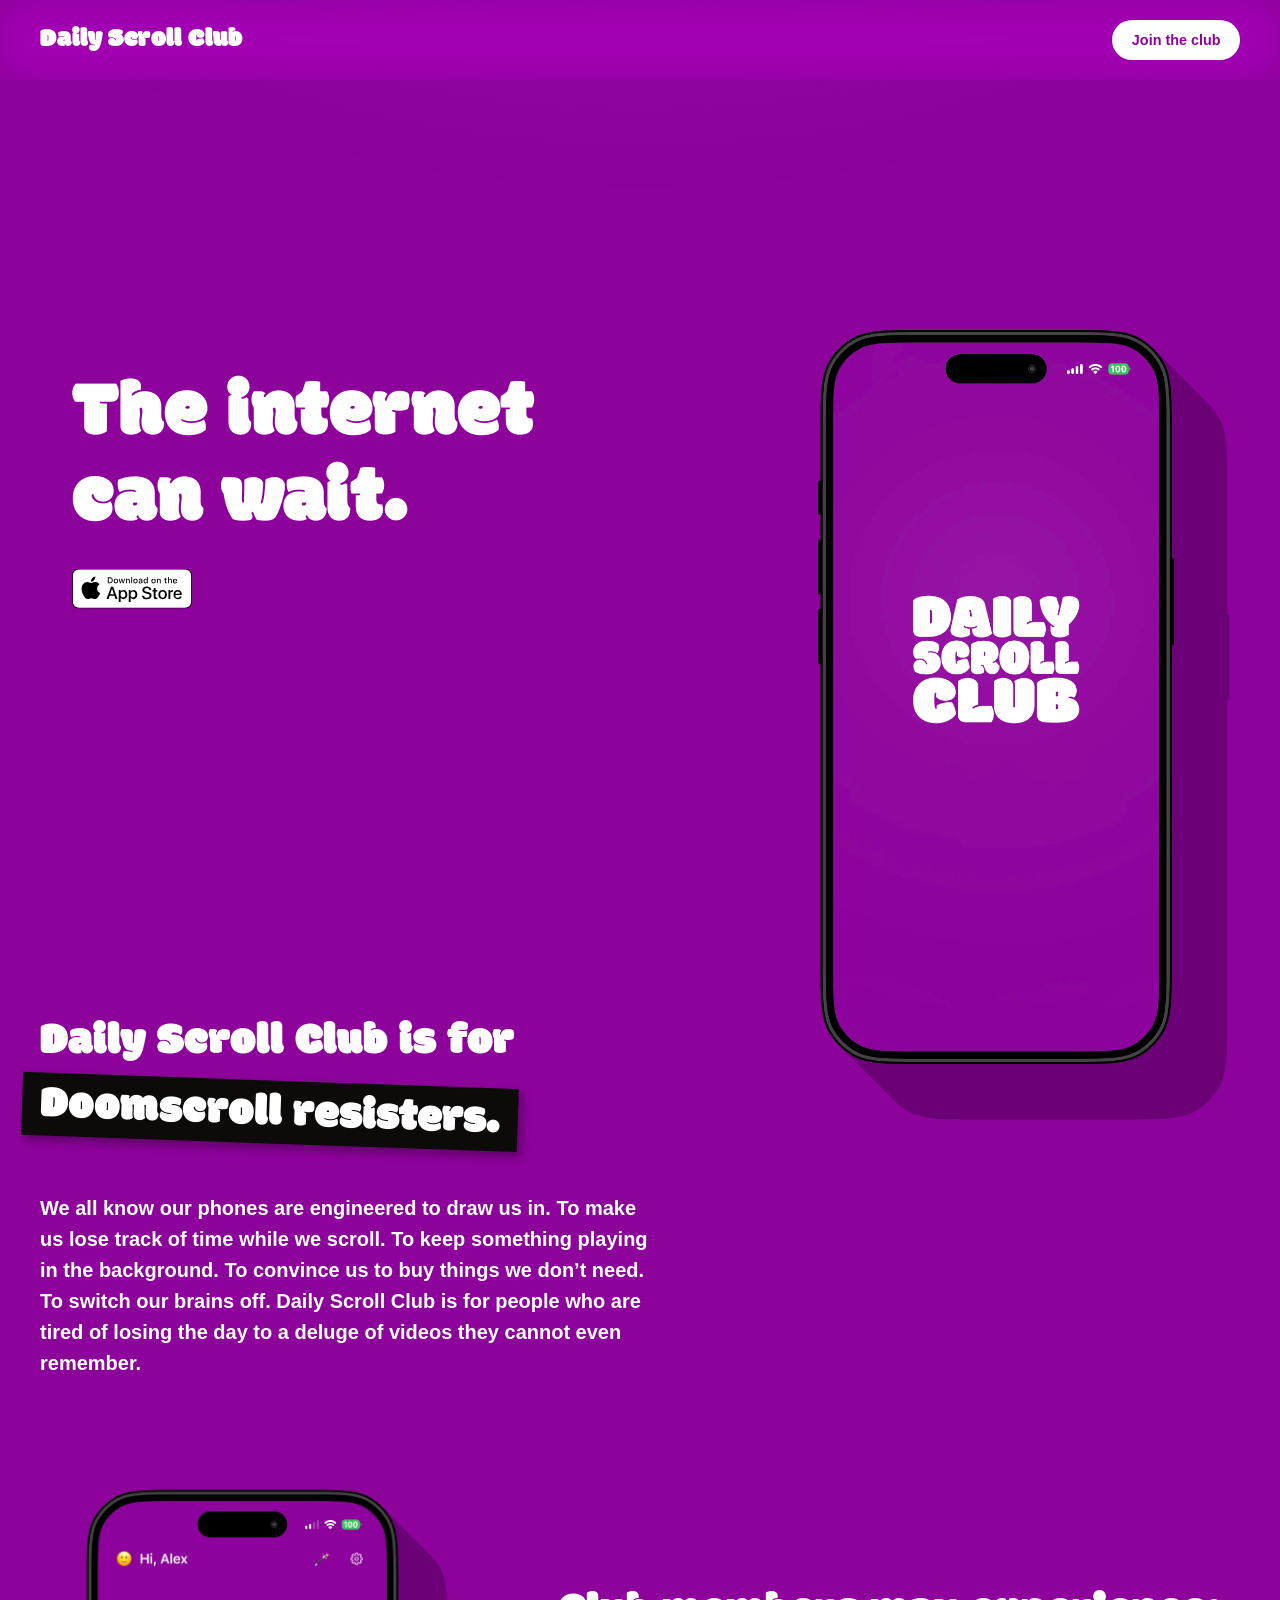
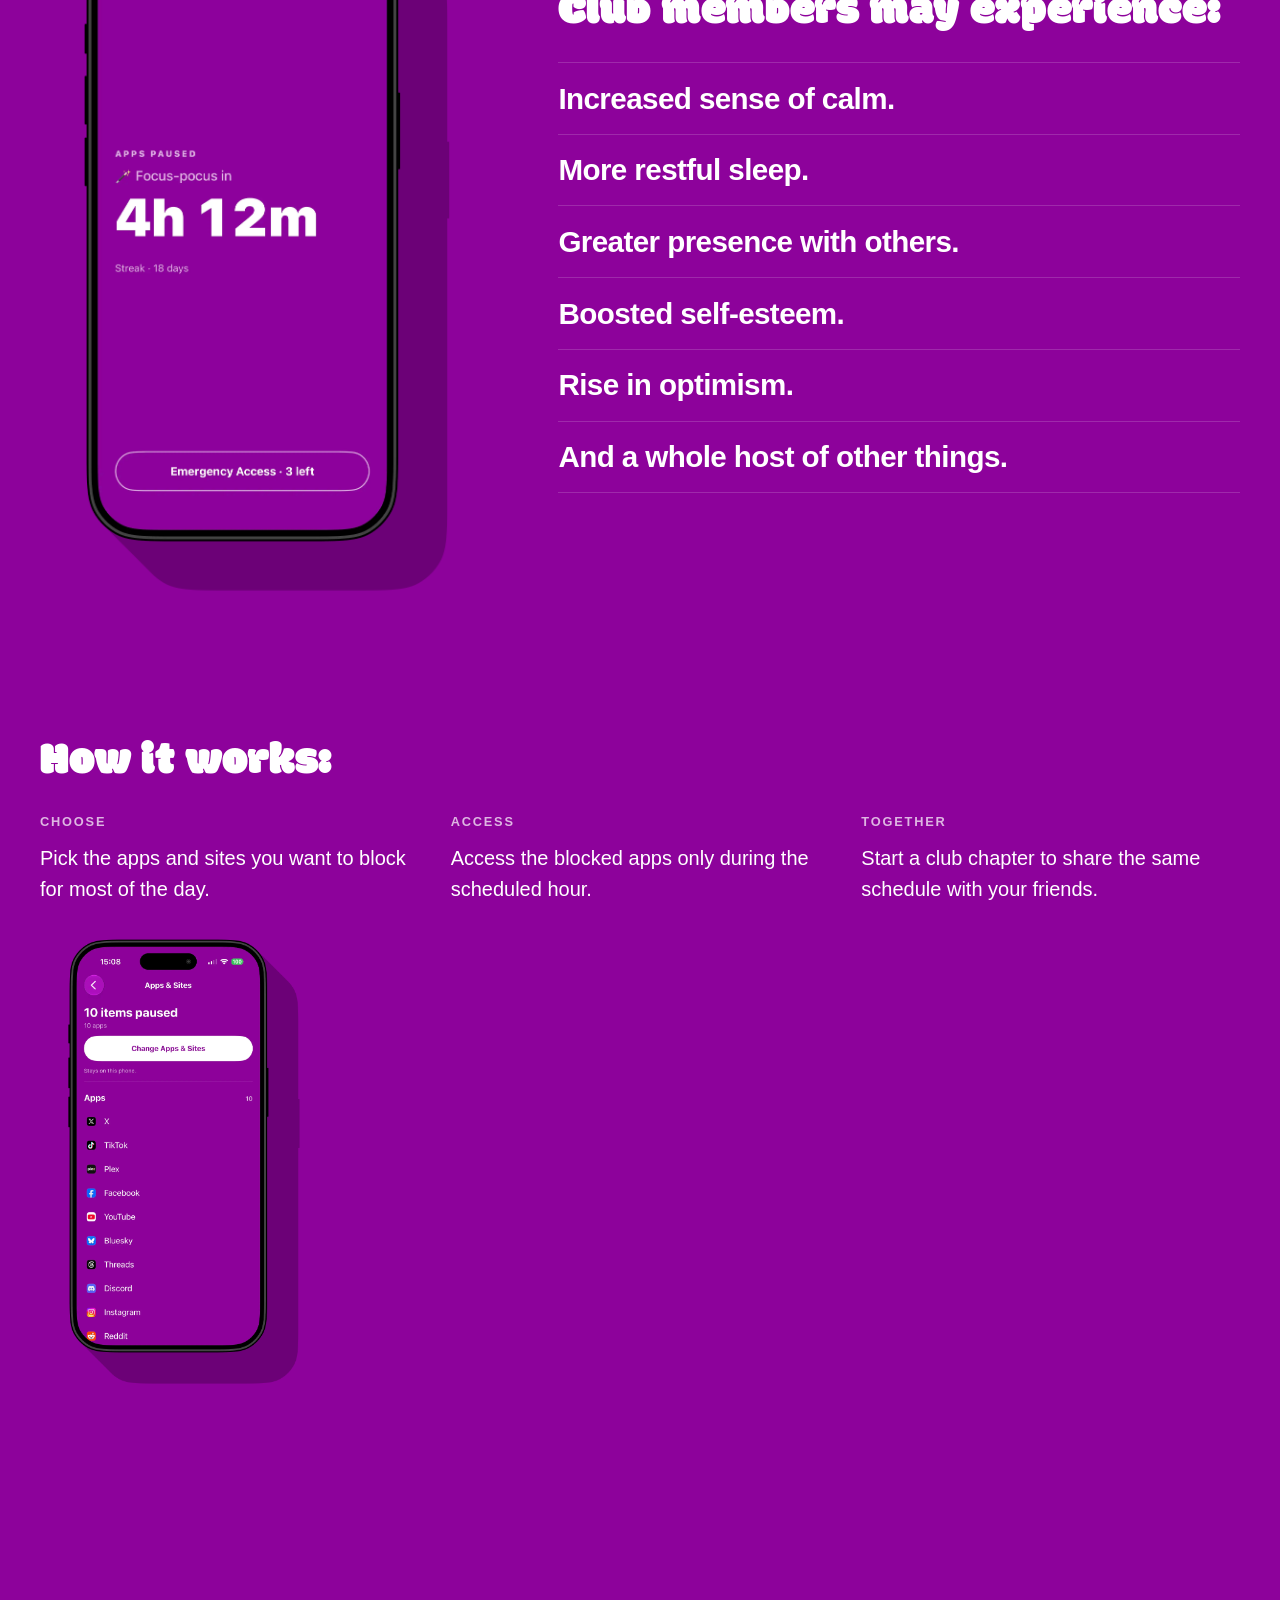
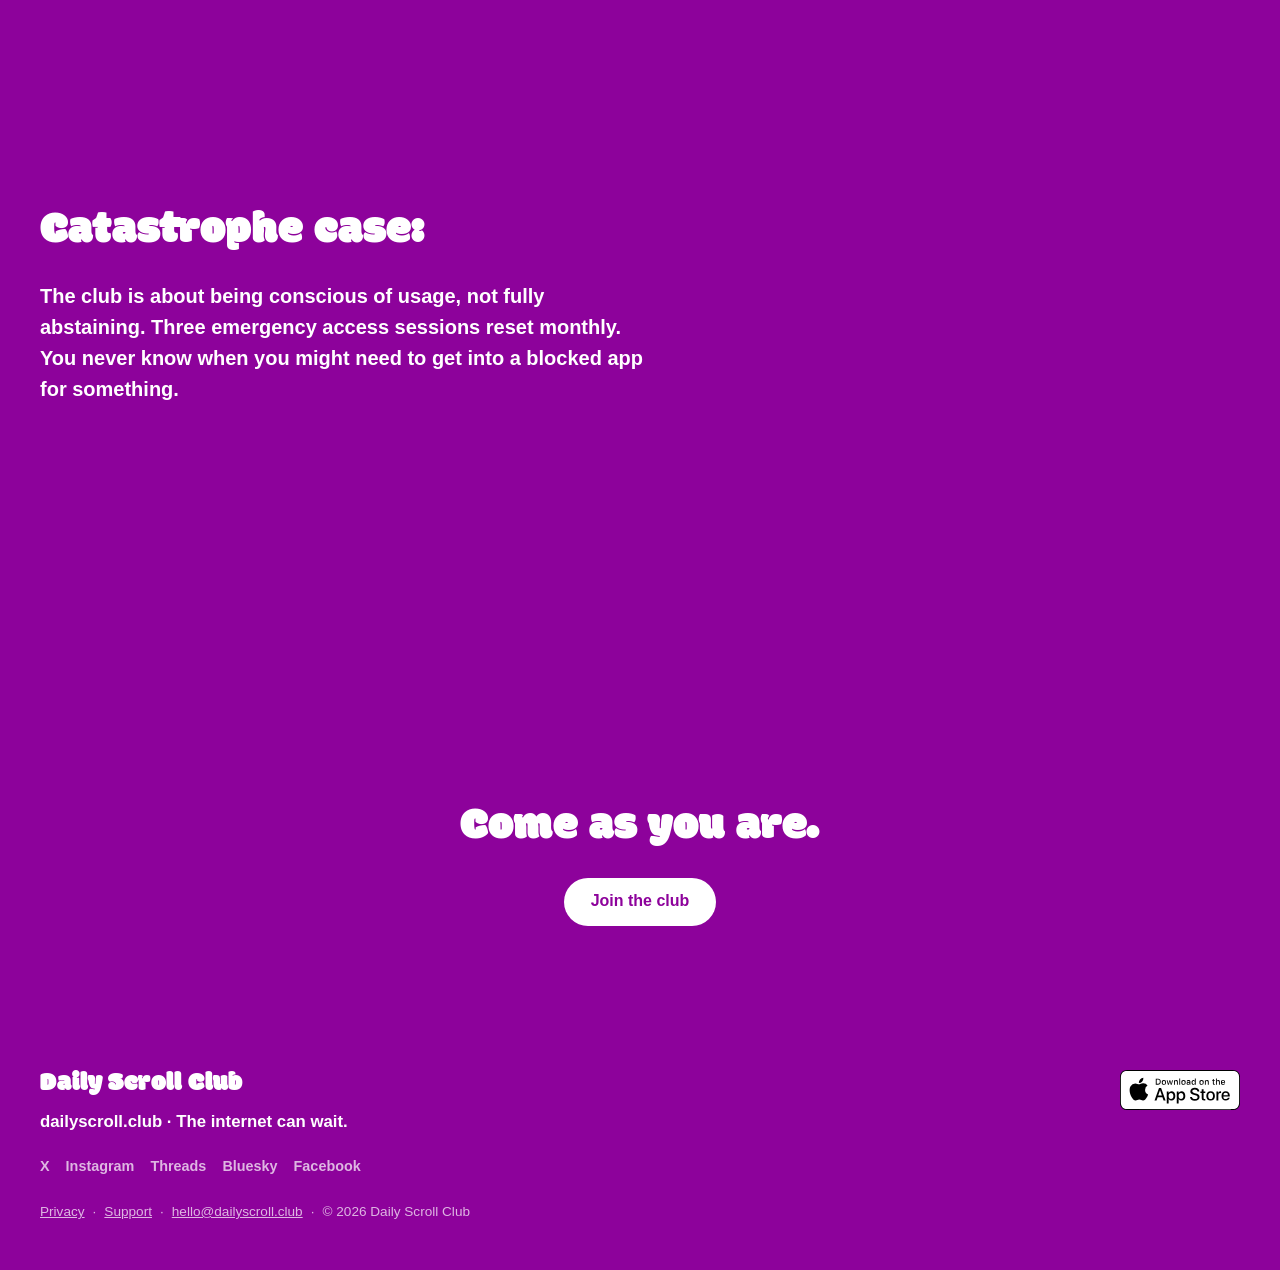
<file: index.html>
<!DOCTYPE html>
<html lang="en">
  <head>
    <meta charset="utf-8" />
    <meta name="viewport" content="width=device-width, initial-scale=1, viewport-fit=cover" />
    <meta name="color-scheme" content="dark" />
    <meta name="theme-color" content="#8D029B" />
    <title>Daily Scroll Club · The internet can wait.</title>
    <meta name="application-name" content="Daily Scroll Club" />
    <meta name="apple-mobile-web-app-title" content="Daily Scroll Club" />
    <meta
      name="description"
      content="Daily Scroll Club is for people who are tired of losing the day to a deluge of videos they cannot even remember."
    />
    <meta property="og:site_name" content="Daily Scroll Club" />
    <meta property="og:title" content="Daily Scroll Club · The internet can wait." />
    <meta
      property="og:description"
      content="Daily Scroll Club is for people who are tired of losing the day to a deluge of videos they cannot even remember."
    />
    <meta property="og:type" content="website" />
    <meta property="og:url" content="https://dailyscroll.club/" />
    <meta property="og:image" content="https://dailyscroll.club/assets/og.png?v=2" />
    <meta property="og:image:width" content="1200" />
    <meta property="og:image:height" content="630" />
    <meta name="twitter:card" content="summary_large_image" />
    <meta name="twitter:title" content="Daily Scroll Club · The internet can wait." />
    <meta
      name="twitter:description"
      content="Daily Scroll Club is for people who are tired of losing the day to a deluge of videos they cannot even remember."
    />
    <meta name="twitter:image" content="https://dailyscroll.club/assets/og.png?v=2" />
    <link rel="preload" href="fonts/Modak-Regular.ttf" as="font" type="font/ttf" crossorigin />
    <link rel="icon" href="assets/favicon-32.png" type="image/png" sizes="32x32" />
    <link rel="apple-touch-icon" href="assets/apple-touch-icon.png" sizes="180x180" />
    <link rel="stylesheet" href="styles.css" />
  </head>
  <body>
    <div class="page-wash" aria-hidden="true"></div>
    <a class="skip-link" href="#main">Skip to content</a>

    <header class="site-header">
      <a class="lockup" href="#top" aria-label="Daily Scroll Club home">
        <span class="lockup__name">Daily Scroll Club</span>
      </a>
      <a class="btn btn--primary btn--compact store-cta" href="https://apps.apple.com/app/id6792401715">
        Join<span class="btn__rest">&nbsp;the club</span>
      </a>
    </header>

    <main id="main">
      <section class="band band--hero" id="top" aria-labelledby="hero-promise">
        <div class="band__inner hero">
          <div class="hero__copy">
            <h1 id="hero-promise" class="hero__promise">
              The internet<br />can wait.
            </h1>
            <div class="cta-group">
              <a
                class="app-store-badge store-cta"
                href="https://apps.apple.com/app/id6792401715"
              >
                <img
                  src="assets/app-store-badge-white.svg"
                  width="120"
                  height="40"
                  alt="Download on the App Store"
                />
              </a>
            </div>
          </div>
          <figure class="hero__shot" aria-hidden="true">
            <img
              src="assets/hero-splash.webp"
              width="1894"
              height="3244"
              alt=""
              fetchpriority="high"
            />
          </figure>
        </div>
      </section>

      <section class="band band--belong" id="club" aria-labelledby="belong-title">
        <div class="band__inner">
          <h2 id="belong-title" class="section__title club-for reveal" data-reveal>
            <span class="club-for__lead">Daily Scroll Club is for</span>
            <span class="visually-hidden">
              Doomscroll resisters, slop refuters, FOMO fighters, conscious
              consumers, digital minimalists, data defenders, time reclaimers,
              and everyone everywhere.
            </span>
            <span class="club-for__viewport" data-club-for aria-hidden="true">
              <span class="club-for__item is-current"><span class="club-for__card">Doomscroll resisters.</span></span>
              <span class="club-for__item"><span class="club-for__card">Slop refuters.</span></span>
              <span class="club-for__item"><span class="club-for__card">FOMO fighters.</span></span>
              <span class="club-for__item"><span class="club-for__card">Conscious consumers.</span></span>
              <span class="club-for__item"><span class="club-for__card">Digital minimalists.</span></span>
              <span class="club-for__item"><span class="club-for__card">Data defenders.</span></span>
              <span class="club-for__item"><span class="club-for__card">Time reclaimers.</span></span>
              <span class="club-for__item"><span class="club-for__card">Everyone everywhere.</span></span>
            </span>
          </h2>
          <p class="section__lead club-for__copy reveal" data-reveal>
            We all know our phones are engineered to draw us in. To make us lose
            track of time while we scroll. To keep something playing in the
            background. To convince us to buy things we don’t need. To switch
            our brains off. Daily Scroll Club is for people who are tired of losing
            the day to a deluge of videos they cannot even remember.
          </p>
          <div class="belong-split">
            <figure class="belong-split__shot">
              <img
                src="assets/locked-state.webp"
                width="1894"
                height="3244"
                alt="Daily Scroll Club home, apps paused."
                loading="lazy"
                decoding="async"
              />
            </figure>
            <div class="belong-split__copy">
              <h3 id="join-reasons-heading" class="section__title">
                Club members may experience:
              </h3>
              <ol class="join-reasons" aria-labelledby="join-reasons-heading">
                <li class="reveal" data-reveal>
                  Increased sense of calm.
                </li>
                <li class="reveal" data-reveal>
                  More restful sleep.
                </li>
                <li class="reveal" data-reveal>
                  Greater presence with others.
                </li>
                <li class="reveal" data-reveal>
                  Boosted self-esteem.
                </li>
                <li class="reveal" data-reveal>
                  Rise in optimism.
                </li>
                <li class="reveal" data-reveal>
                  And a whole host of other things.
                </li>
              </ol>
            </div>
          </div>
        </div>
      </section>

      <section class="band band--how" id="how" aria-labelledby="how-title">
        <div class="band__inner">
          <h2 id="how-title" class="section__title reveal" data-reveal>
            How it works:
          </h2>
          <ol class="how-grid" aria-label="How Daily Scroll Club works">
            <li class="how-cell reveal" data-reveal>
              <span class="step__label">Choose</span>
              <p>Pick the apps and sites you want to block for most of the day.</p>
              <figure class="how-cell__shot">
                <img
                  src="assets/app-selection.webp"
                  width="1894"
                  height="3244"
                  alt="Apps &amp; Sites, with paused apps listed."
                  loading="lazy"
                  decoding="async"
                />
              </figure>
            </li>
            <li class="how-cell reveal" data-reveal>
              <span class="step__label">Access</span>
              <p>Access the blocked apps only during the scheduled hour.</p>
              <figure class="how-cell__shot">
                <img
                  src="assets/unlocked-state.webp"
                  width="1894"
                  height="3244"
                  alt="Home during Daily scroll, apps available."
                  loading="lazy"
                  decoding="async"
                />
              </figure>
            </li>
            <li class="how-cell reveal" data-reveal>
              <span class="step__label">Together</span>
              <p>Start a club chapter to share the same schedule with your friends.</p>
              <figure class="how-cell__shot">
                <img
                  src="assets/chapter-screen.webp"
                  width="1894"
                  height="3244"
                  alt="Chapter screen with members and streaks."
                  loading="lazy"
                  decoding="async"
                />
              </figure>
            </li>
          </ol>
        </div>
      </section>

      <section class="band band--trust" id="trust" aria-labelledby="trust-title">
        <div class="band__inner trust">
          <div class="trust__copy">
            <h2 id="trust-title" class="section__title reveal" data-reveal>
              Catastrophe case:
            </h2>
            <p class="section__lead reveal" data-reveal>
              The club is about being conscious of usage, not fully abstaining.
              Three emergency access sessions reset monthly. You never know when
              you might need to get into a blocked app for something.
            </p>
          </div>
          <figure class="trust__shot reveal" data-reveal>
            <img
              src="assets/emergency-state.webp"
              width="1894"
              height="3244"
              alt="Emergency unlock screen, with time remaining today."
              loading="lazy"
              decoding="async"
            />
          </figure>
        </div>
      </section>

      <section class="band band--close" aria-labelledby="close-title">
        <div class="band__inner narrow">
          <h2 id="close-title" class="section__title reveal" data-reveal>
            Come as you are.
          </h2>
          <div class="cta-group reveal" data-reveal>
            <a class="btn btn--primary store-cta" href="https://apps.apple.com/app/id6792401715">
              Join the club
            </a>
          </div>
        </div>
      </section>
    </main>

    <footer class="site-footer">
      <div class="site-footer__inner">
        <div class="site-footer__copy">
          <p class="site-footer__brand">
            <span class="lockup__name">Daily Scroll Club</span>
          </p>
          <p class="site-footer__note">dailyscroll.club · The internet can wait.</p>
          <nav class="site-footer__socials" aria-label="Social links">
            <a href="https://x.com/DailyScrollClub" rel="noopener noreferrer" target="_blank">X</a>
            <a href="https://instagram.com/dailyscroll.club" rel="noopener noreferrer" target="_blank">Instagram</a>
            <a href="https://www.threads.net/@dailyscroll.club" rel="noopener noreferrer" target="_blank">Threads</a>
            <a href="https://bsky.app/profile/dailyscroll.club" rel="noopener noreferrer" target="_blank">Bluesky</a>
            <a
              href="https://www.facebook.com/people/Daily-Scroll-Club/61592258904945"
              rel="noopener noreferrer"
              target="_blank"
            >Facebook</a>
          </nav>
          <p class="site-footer__meta">
            <a href="/privacy/">Privacy</a>
            <span aria-hidden="true">·</span>
            <a href="/support/">Support</a>
            <span aria-hidden="true">·</span>
            <a href="mailto:hello@dailyscroll.club">hello@dailyscroll.club</a>
            <span aria-hidden="true">·</span>
            <span>&copy; <span id="year">2026</span> Daily Scroll Club</span>
          </p>
        </div>
        <a
          class="app-store-badge store-cta site-footer__badge"
          href="https://apps.apple.com/app/id6792401715"
        >
          <img
            src="assets/app-store-badge-white.svg"
            width="120"
            height="40"
            alt="Download on the App Store"
          />
        </a>
      </div>
    </footer>

    <script src="main.js" defer></script>
  </body>
</html>
</file>
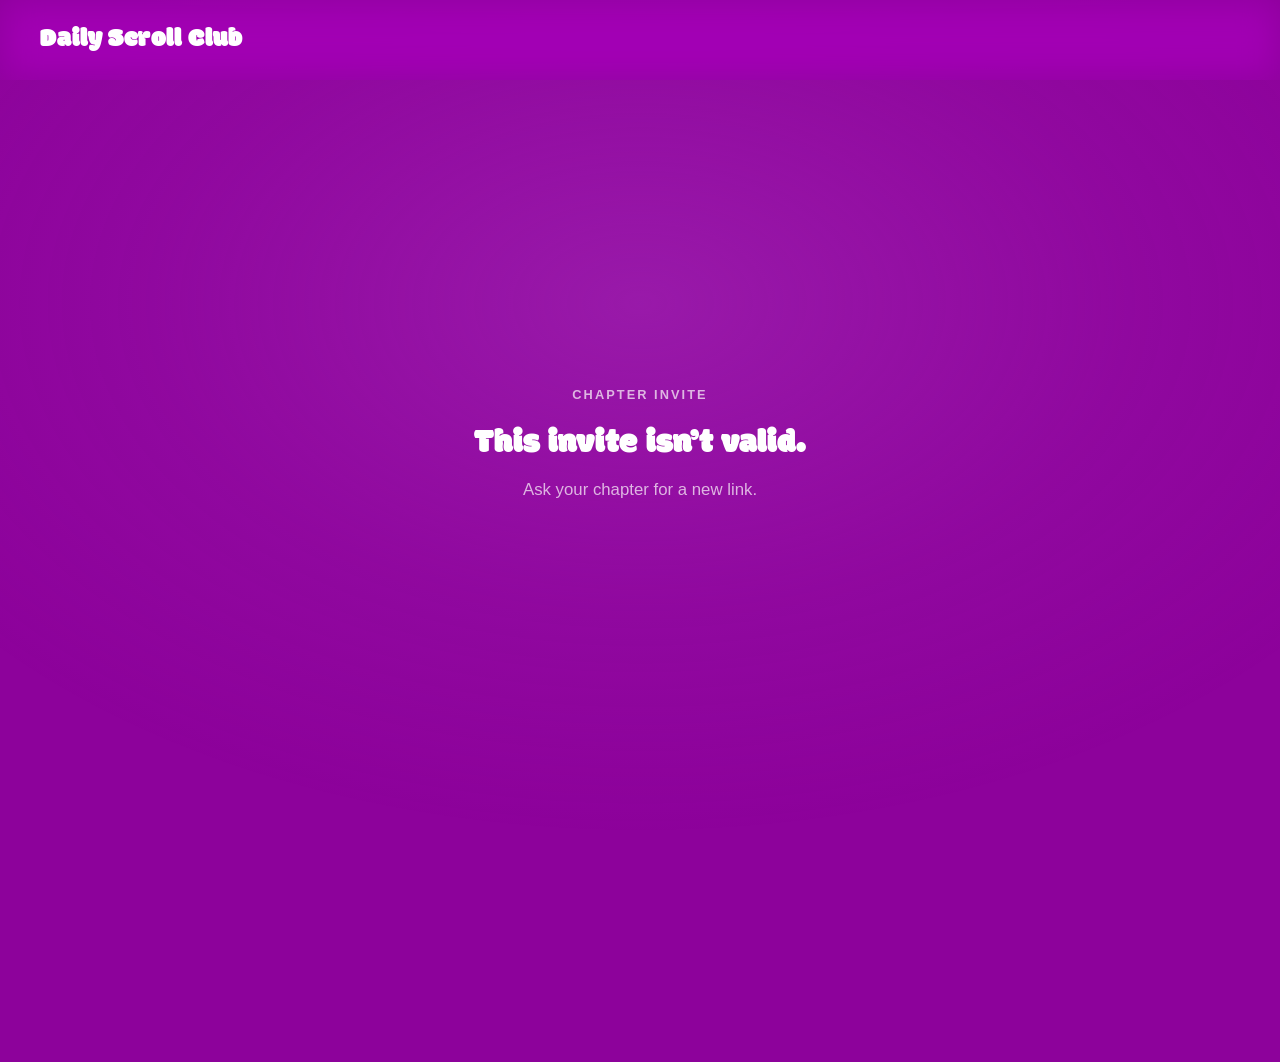
<file: join/index.html>
<!DOCTYPE html>
<html lang="en">
  <head>
    <meta charset="utf-8" />
    <meta name="viewport" content="width=device-width, initial-scale=1, viewport-fit=cover" />
    <meta name="color-scheme" content="dark" />
    <meta name="theme-color" content="#8D029B" />
    <title>Join a chapter — Daily Scroll Club</title>
    <meta
      name="description"
      content="Open this invite in Daily Scroll Club to join a shared chapter."
    />
    <meta property="og:title" content="Join a chapter — Daily Scroll Club" />
    <meta
      property="og:description"
      content="Open this invite in Daily Scroll Club to join a shared chapter."
    />
    <meta property="og:type" content="website" />
    <meta property="og:image" content="https://dailyscroll.club/assets/og.png?v=2" />
    <meta property="og:image:width" content="1200" />
    <meta property="og:image:height" content="630" />
    <meta name="twitter:card" content="summary_large_image" />
    <meta name="twitter:image" content="https://dailyscroll.club/assets/og.png?v=2" />
    <link rel="preload" href="../fonts/Modak-Regular.ttf" as="font" type="font/ttf" crossorigin />
    <link rel="icon" href="../assets/favicon-32.png" type="image/png" sizes="32x32" />
    <link rel="apple-touch-icon" href="../assets/apple-touch-icon.png" sizes="180x180" />
    <link rel="stylesheet" href="../styles.css" />
  </head>
  <body class="join-page">
    <div class="page-wash" aria-hidden="true"></div>
    <a class="skip-link" href="#main">Skip to content</a>

    <header class="site-header">
      <a class="lockup" href="/" aria-label="Daily Scroll Club home">
        <span class="lockup__name">Daily Scroll Club</span>
      </a>
    </header>

    <main id="main" class="join">
      <section class="join__panel">
        <p class="join__eyebrow" id="join-eyebrow">Chapter invite</p>
        <h1 class="join__code" id="join-code" hidden></h1>
        <div id="join-missing" hidden>
          <h1 class="join__title">This invite isn’t valid.</h1>
          <p class="join__note">Ask your chapter for a new link.</p>
        </div>

        <div class="join__ready" id="join-ready" hidden>
          <a
            class="btn btn--primary"
            id="open-app"
            href="#"
            hidden
            aria-label="Open Daily Scroll Club"
          >Open in app</a>
          <button type="button" class="btn btn--primary" id="copy-code">Copy invite</button>
          <p class="join__links" id="join-links">
            <a href="https://apps.apple.com/app/id6792401715">Get the app</a>
          </p>
          <p class="visually-hidden" id="copy-status" role="status" aria-live="polite"></p>
        </div>
      </section>
    </main>

    <script src="join.js" defer></script>
  </body>
</html>
</file>
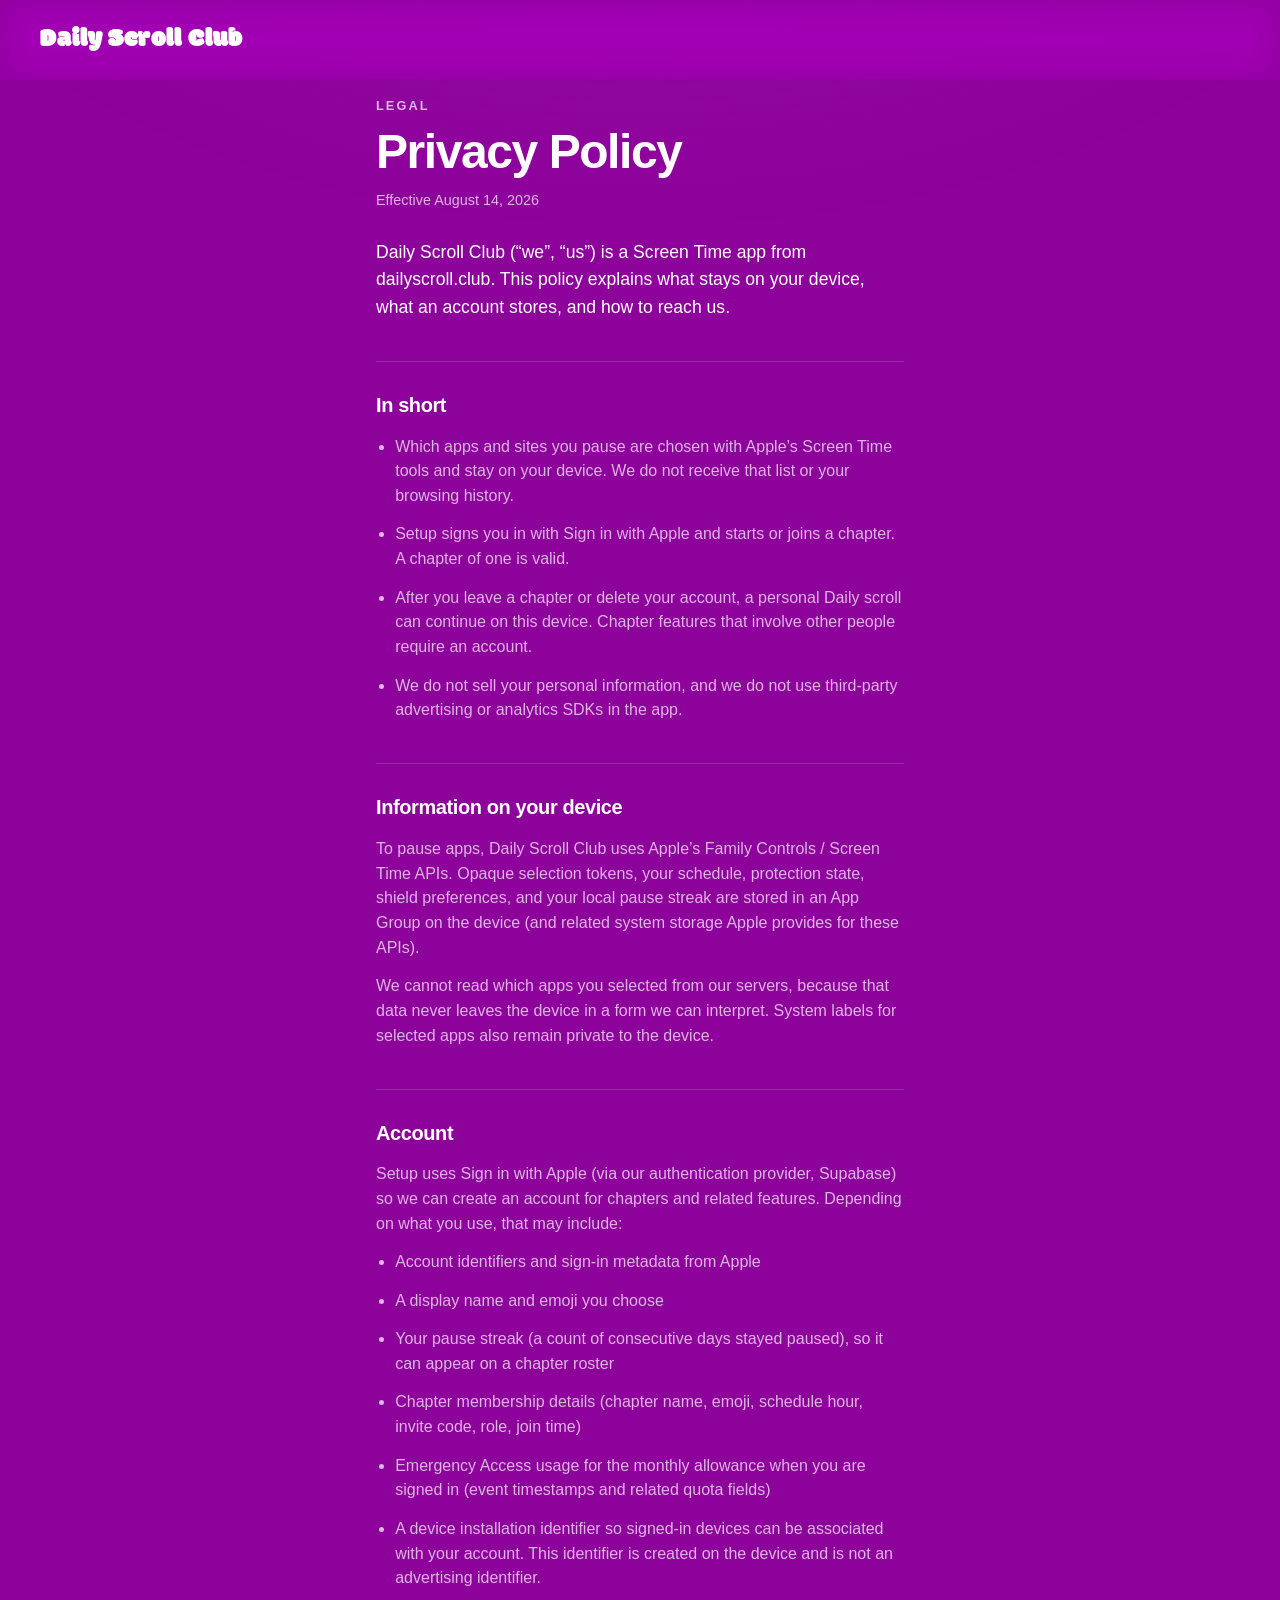
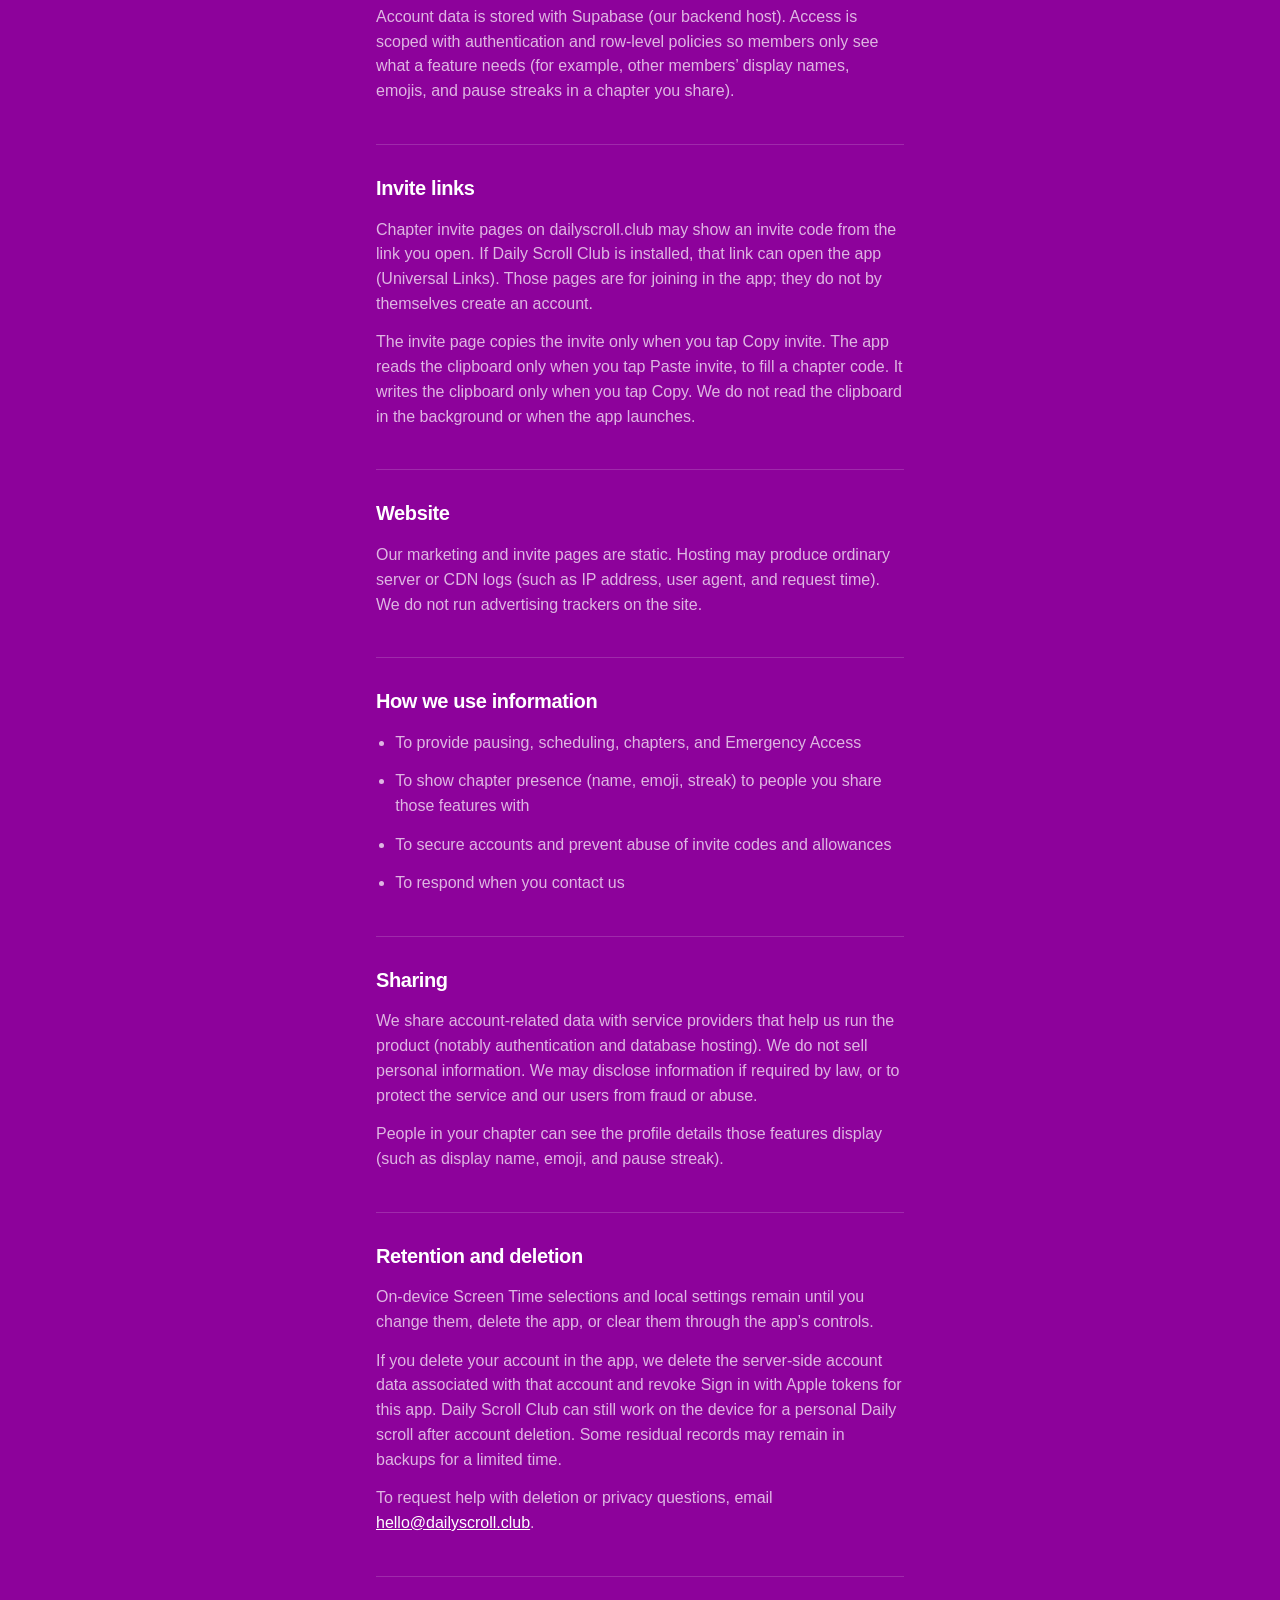
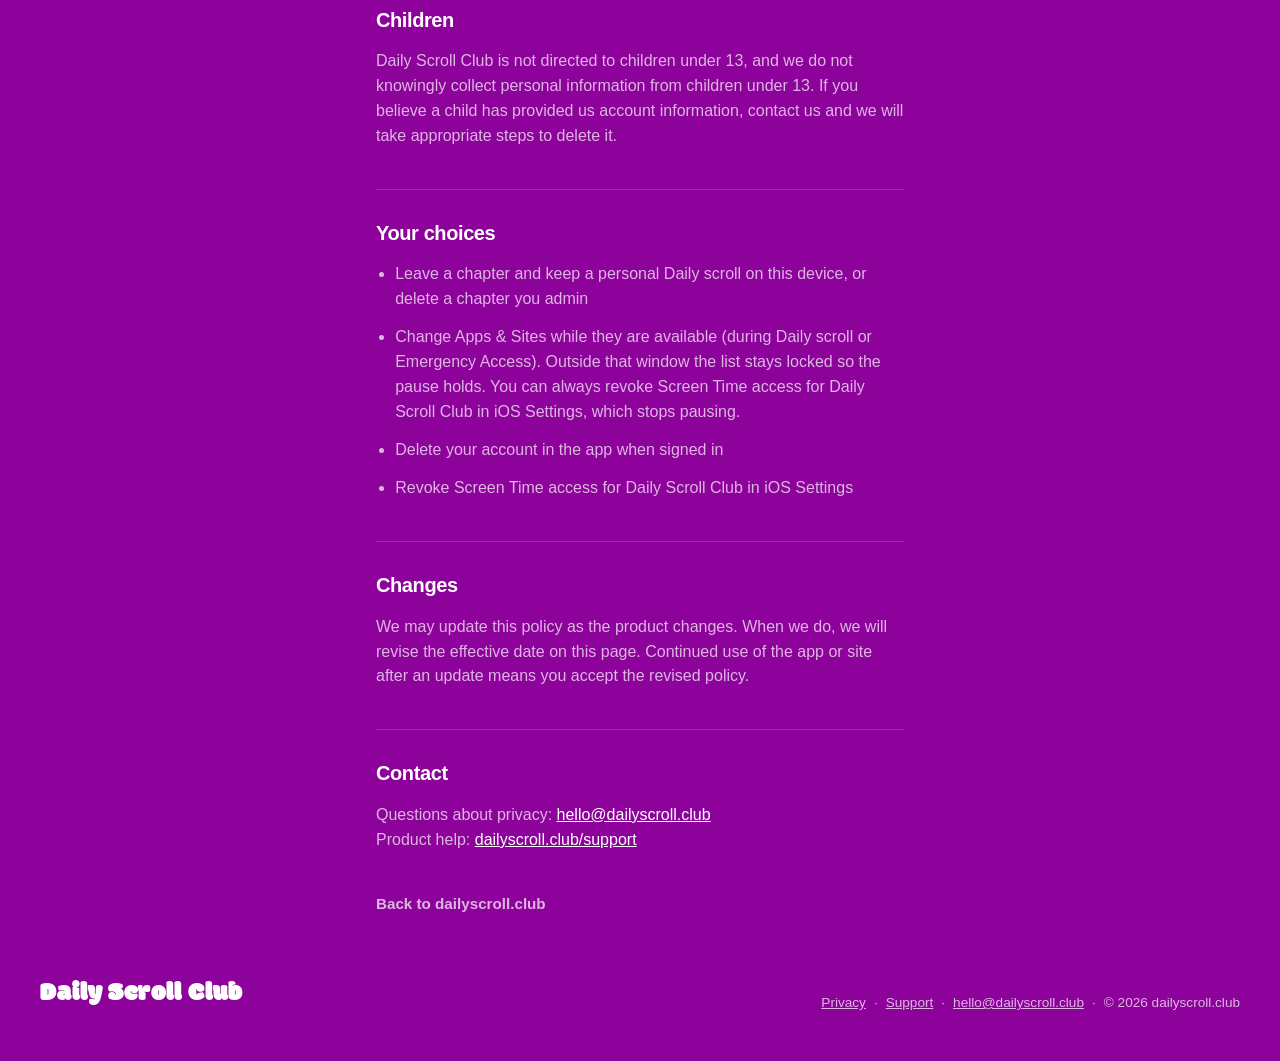
<file: privacy/index.html>
<!DOCTYPE html>
<html lang="en">
  <head>
    <meta charset="utf-8" />
    <meta name="viewport" content="width=device-width, initial-scale=1, viewport-fit=cover" />
    <meta name="color-scheme" content="dark" />
    <meta name="theme-color" content="#8D029B" />
    <title>Privacy Policy — Daily Scroll Club</title>
    <meta name="application-name" content="Daily Scroll Club" />
    <meta name="apple-mobile-web-app-title" content="Daily Scroll Club" />
    <meta
      name="description"
      content="How Daily Scroll Club handles Screen Time selections, accounts, and chapters."
    />
    <meta property="og:site_name" content="Daily Scroll Club" />
    <meta property="og:title" content="Privacy Policy — Daily Scroll Club" />
    <meta
      property="og:description"
      content="How Daily Scroll Club handles Screen Time selections, accounts, and chapters."
    />
    <meta property="og:type" content="website" />
    <meta property="og:url" content="https://dailyscroll.club/privacy/" />
    <meta property="og:image" content="https://dailyscroll.club/assets/og.png?v=2" />
    <meta property="og:image:width" content="1200" />
    <meta property="og:image:height" content="630" />
    <link rel="icon" href="../assets/favicon-32.png" type="image/png" sizes="32x32" />
    <link rel="apple-touch-icon" href="../assets/apple-touch-icon.png" sizes="180x180" />
    <link rel="stylesheet" href="../styles.css" />
  </head>
  <body>
    <div class="page-wash" aria-hidden="true"></div>
    <a class="skip-link" href="#main">Skip to content</a>

    <header class="site-header">
      <a class="lockup" href="/" aria-label="Daily Scroll Club home">
        <span class="lockup__name">Daily Scroll Club</span>
      </a>
    </header>

    <main id="main" class="legal">
      <p class="legal__eyebrow">Legal</p>
      <h1 class="legal__title">Privacy Policy</h1>
      <p class="legal__updated">Effective August 14, 2026</p>

      <p class="legal__lead">
        Daily Scroll Club (“we”, “us”) is a Screen Time app from dailyscroll.club. This
        policy explains what stays on your device, what an account stores, and
        how to reach us.
      </p>

      <section class="legal__section" aria-labelledby="summary-title">
        <h2 id="summary-title">In short</h2>
        <ul>
          <li>
            Which apps and sites you pause are chosen with Apple’s Screen Time
            tools and stay on your device. We do not receive that list or your
            browsing history.
          </li>
          <li>
            Setup signs you in with Sign in with Apple and starts or joins a
            chapter. A chapter of one is valid.
          </li>
          <li>
            After you leave a chapter or delete your account, a personal Daily
            scroll can continue on this device. Chapter features that involve
            other people require an account.
          </li>
          <li>
            We do not sell your personal information, and we do not use
            third-party advertising or analytics SDKs in the app.
          </li>
        </ul>
      </section>

      <section class="legal__section" aria-labelledby="device-title">
        <h2 id="device-title">Information on your device</h2>
        <p>
          To pause apps, Daily Scroll Club uses Apple’s Family Controls / Screen Time
          APIs. Opaque selection tokens, your schedule, protection state,
          shield preferences, and your local pause streak are stored in an App
          Group on the device (and related system storage Apple provides for
          these APIs).
        </p>
        <p>
          We cannot read which apps you selected from our servers, because that
          data never leaves the device in a form we can interpret. System labels
          for selected apps also remain private to the device.
        </p>
      </section>

      <section class="legal__section" aria-labelledby="account-title">
        <h2 id="account-title">Account</h2>
        <p>
          Setup uses Sign in with Apple (via our authentication provider,
          Supabase) so we can create an account for chapters and related
          features. Depending on what you use, that may include:
        </p>
        <ul>
          <li>Account identifiers and sign-in metadata from Apple</li>
          <li>A display name and emoji you choose</li>
          <li>
            Your pause streak (a count of consecutive days stayed paused), so it
            can appear on a chapter roster
          </li>
          <li>
            Chapter membership details (chapter name, emoji, schedule hour, invite
            code, role, join time)
          </li>
          <li>
            Emergency Access usage for the monthly allowance when you are signed
            in (event timestamps and related quota fields)
          </li>
          <li>
            A device installation identifier so signed-in devices can be
            associated with your account. This identifier is created on the
            device and is not an advertising identifier.
          </li>
        </ul>
        <p>
          Account data is stored with Supabase (our backend host). Access is
          scoped with authentication and row-level policies so members only see
          what a feature needs (for example, other members’ display names,
          emojis, and pause streaks in a chapter you share).
        </p>
      </section>

      <section class="legal__section" aria-labelledby="invite-title">
        <h2 id="invite-title">Invite links</h2>
        <p>
          Chapter invite pages on dailyscroll.club may show an invite
          code from the link you open. If Daily Scroll Club is installed,
          that link can open the app (Universal Links). Those pages are for
          joining in the app; they do not by themselves create an account.
        </p>
        <p>
          The invite page copies the invite only when you tap Copy invite.
          The app reads the clipboard only when you tap Paste invite, to fill
          a chapter code. It writes the clipboard only when you tap Copy.
          We do not read the clipboard in the background or when the app launches.
        </p>
      </section>

      <section class="legal__section" aria-labelledby="site-title">
        <h2 id="site-title">Website</h2>
        <p>
          Our marketing and invite pages are static. Hosting may produce ordinary
          server or CDN logs (such as IP address, user agent, and request time).
          We do not run advertising trackers on the site.
        </p>
      </section>

      <section class="legal__section" aria-labelledby="use-title">
        <h2 id="use-title">How we use information</h2>
        <ul>
          <li>To provide pausing, scheduling, chapters, and Emergency Access</li>
          <li>To show chapter presence (name, emoji, streak) to people you share those features with</li>
          <li>To secure accounts and prevent abuse of invite codes and allowances</li>
          <li>To respond when you contact us</li>
        </ul>
      </section>

      <section class="legal__section" aria-labelledby="share-title">
        <h2 id="share-title">Sharing</h2>
        <p>
          We share account-related data with service providers that help us run
          the product (notably authentication and database hosting). We do not
          sell personal information. We may disclose information if required by
          law, or to protect the service and our users from fraud or abuse.
        </p>
        <p>
          People in your chapter can see the profile details those
          features display (such as display name, emoji, and pause streak).
        </p>
      </section>

      <section class="legal__section" aria-labelledby="retention-title">
        <h2 id="retention-title">Retention and deletion</h2>
        <p>
          On-device Screen Time selections and local settings remain until you
          change them, delete the app, or clear them through the app’s controls.
        </p>
        <p>
          If you delete your account in the app, we delete the server-side
          account data associated with that account and revoke Sign in with
          Apple tokens for this app. Daily Scroll Club can still work on the
          device for a personal Daily scroll after account deletion. Some residual
          records may remain in backups for a limited time.
        </p>
        <p>
          To request help with deletion or privacy questions, email
          <a href="mailto:hello@dailyscroll.club">hello@dailyscroll.club</a>.
        </p>
      </section>

      <section class="legal__section" aria-labelledby="children-title">
        <h2 id="children-title">Children</h2>
        <p>
          Daily Scroll Club is not directed to children under 13, and we do not
          knowingly collect personal information from children under 13. If you
          believe a child has provided us account information, contact us and we
          will take appropriate steps to delete it.
        </p>
      </section>

      <section class="legal__section" aria-labelledby="rights-title">
        <h2 id="rights-title">Your choices</h2>
        <ul>
          <li>Leave a chapter and keep a personal Daily scroll on this device, or delete a chapter you admin</li>
          <li>Change Apps &amp; Sites while they are available (during Daily scroll or Emergency Access). Outside that window the list stays locked so the pause holds. You can always revoke Screen Time access for Daily Scroll Club in iOS Settings, which stops pausing.</li>
          <li>Delete your account in the app when signed in</li>
          <li>Revoke Screen Time access for Daily Scroll Club in iOS Settings</li>
        </ul>
      </section>

      <section class="legal__section" aria-labelledby="changes-title">
        <h2 id="changes-title">Changes</h2>
        <p>
          We may update this policy as the product changes. When we do, we will
          revise the effective date on this page. Continued use of the app or
          site after an update means you accept the revised policy.
        </p>
      </section>

      <section class="legal__section" aria-labelledby="contact-title">
        <h2 id="contact-title">Contact</h2>
        <p>
          Questions about privacy:
          <a href="mailto:hello@dailyscroll.club">hello@dailyscroll.club</a><br />
          Product help:
          <a href="/support/">dailyscroll.club/support</a>
        </p>
      </section>

      <p class="legal__home">
        <a href="/">Back to dailyscroll.club</a>
      </p>
    </main>

    <footer class="site-footer">
      <div class="site-footer__inner">
        <p class="site-footer__brand">
          <span class="lockup__name">Daily Scroll Club</span>
        </p>
        <p class="site-footer__meta">
          <a href="/privacy/">Privacy</a>
          <span aria-hidden="true">·</span>
          <a href="/support/">Support</a>
          <span aria-hidden="true">·</span>
          <a href="mailto:hello@dailyscroll.club">hello@dailyscroll.club</a>
          <span aria-hidden="true">·</span>
          <span>&copy; <span id="year">2026</span> dailyscroll.club</span>
        </p>
      </div>
    </footer>

    <script src="../main.js" defer></script>
  </body>
</html>
</file>
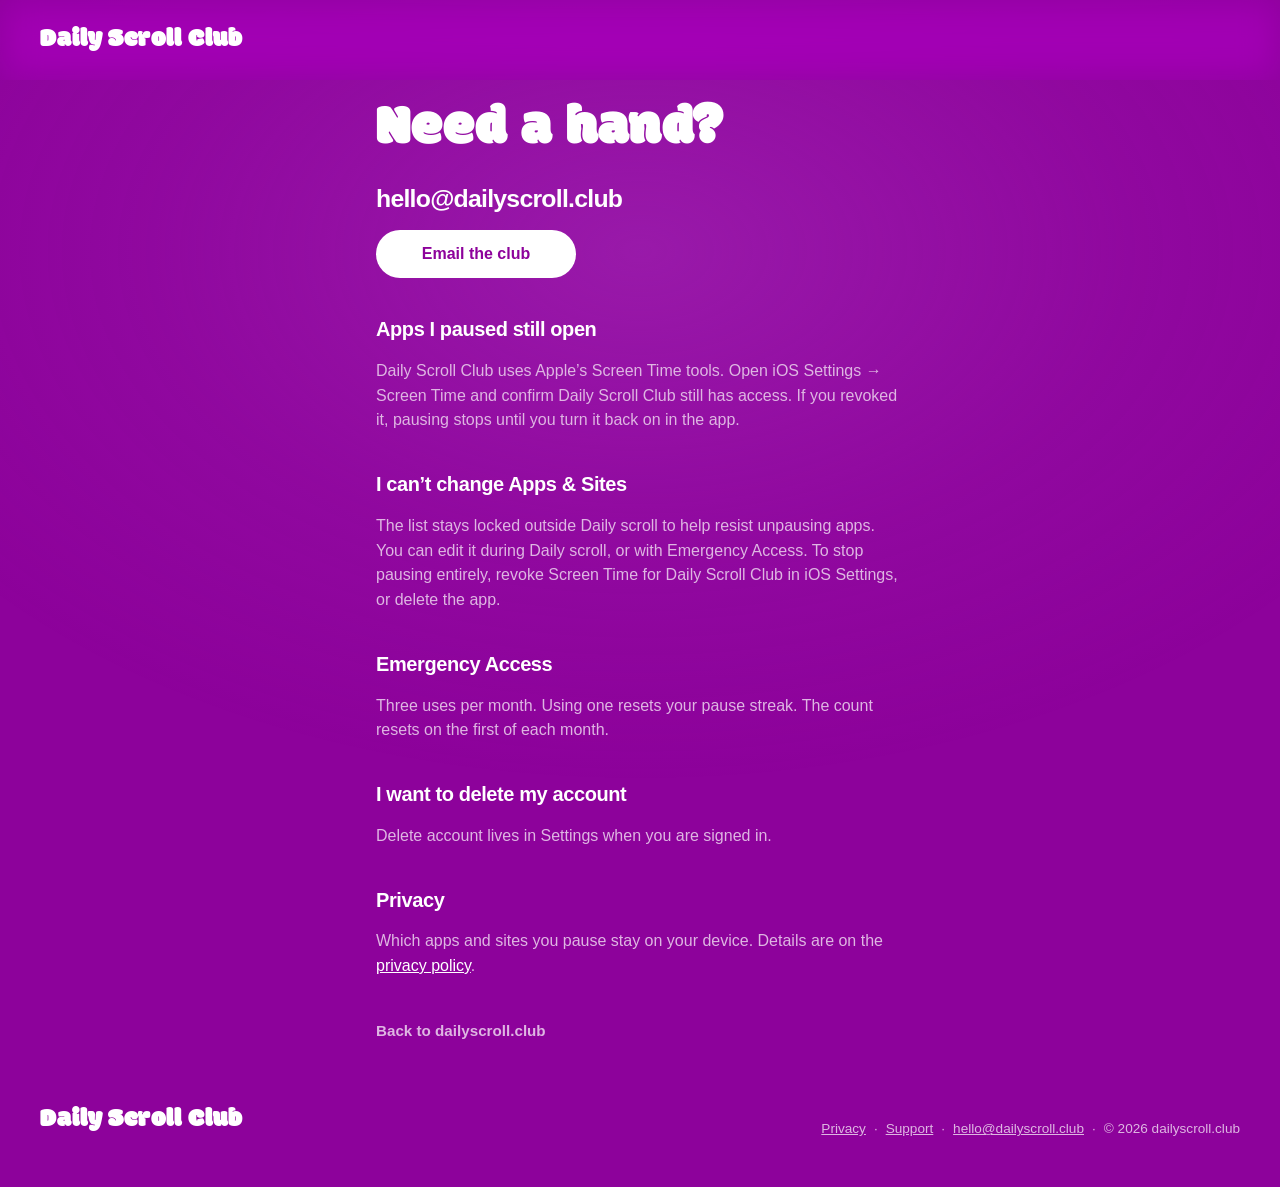
<file: support/index.html>
<!DOCTYPE html>
<html lang="en">
  <head>
    <meta charset="utf-8" />
    <meta name="viewport" content="width=device-width, initial-scale=1, viewport-fit=cover" />
    <meta name="color-scheme" content="dark" />
    <meta name="theme-color" content="#8D029B" />
    <title>Support — Daily Scroll Club</title>
    <meta name="application-name" content="Daily Scroll Club" />
    <meta name="apple-mobile-web-app-title" content="Daily Scroll Club" />
    <meta
      name="description"
      content="Get help with Daily Scroll Club. Email a person at hello@dailyscroll.club."
    />
    <meta property="og:site_name" content="Daily Scroll Club" />
    <meta property="og:title" content="Support — Daily Scroll Club" />
    <meta
      property="og:description"
      content="Get help with Daily Scroll Club. Email a person at hello@dailyscroll.club."
    />
    <meta property="og:type" content="website" />
    <meta property="og:url" content="https://dailyscroll.club/support/" />
    <meta property="og:image" content="https://dailyscroll.club/assets/og.png?v=2" />
    <meta property="og:image:width" content="1200" />
    <meta property="og:image:height" content="630" />
    <meta name="twitter:card" content="summary_large_image" />
    <meta name="twitter:title" content="Support — Daily Scroll Club" />
    <meta
      name="twitter:description"
      content="Get help with Daily Scroll Club. Email a person at hello@dailyscroll.club."
    />
    <meta name="twitter:image" content="https://dailyscroll.club/assets/og.png?v=2" />
    <link rel="preload" href="../fonts/Modak-Regular.ttf" as="font" type="font/ttf" crossorigin />
    <link rel="icon" href="../assets/favicon-32.png" type="image/png" sizes="32x32" />
    <link rel="apple-touch-icon" href="../assets/apple-touch-icon.png" sizes="180x180" />
    <link rel="stylesheet" href="../styles.css" />
  </head>
  <body>
    <div class="page-wash" aria-hidden="true"></div>
    <a class="skip-link" href="#main">Skip to content</a>

    <header class="site-header">
      <a class="lockup" href="/" aria-label="Daily Scroll Club home">
        <span class="lockup__name">Daily Scroll Club</span>
      </a>
    </header>

    <main id="main" class="support">
      <h1 class="support__title">Need a hand?</h1>

      <div class="support__write">
        <a class="support__address" href="mailto:hello@dailyscroll.club">
          hello@dailyscroll.club
        </a>
        <a
          class="btn btn--primary"
          href="mailto:hello@dailyscroll.club?subject=Daily%20Scroll%20Club"
        >
          Email the club
        </a>
      </div>

      <section class="support__section" aria-labelledby="paused-title">
        <h2 id="paused-title">Apps I paused still open</h2>
        <p>
          Daily Scroll Club uses Apple’s Screen Time tools. Open iOS Settings →
          Screen Time and confirm Daily Scroll Club still has access. If you
          revoked it, pausing stops until you turn it back on in the app.
        </p>
      </section>

      <section class="support__section" aria-labelledby="list-title">
        <h2 id="list-title">I can’t change Apps &amp; Sites</h2>
        <p>
          The list stays locked outside Daily scroll to help resist
          unpausing apps. You can edit it during Daily scroll, or with
          Emergency Access. To stop pausing entirely, revoke Screen Time for
          Daily Scroll Club in iOS Settings, or delete the app.
        </p>
      </section>

      <section class="support__section" aria-labelledby="emergency-title">
        <h2 id="emergency-title">Emergency Access</h2>
        <p>
          Three uses per month. Using one resets your pause streak. The count
          resets on the first of each month.
        </p>
      </section>

      <section class="support__section" aria-labelledby="account-title">
        <h2 id="account-title">I want to delete my account</h2>
        <p>
          Delete account lives in Settings when you are signed in.
        </p>
      </section>

      <section class="support__section" aria-labelledby="privacy-title">
        <h2 id="privacy-title">Privacy</h2>
        <p>
          Which apps and sites you pause stay on your device. Details are on the
          <a href="/privacy/">privacy policy</a>.
        </p>
      </section>

      <p class="support__home">
        <a href="/">Back to dailyscroll.club</a>
      </p>
    </main>

    <footer class="site-footer">
      <div class="site-footer__inner">
        <p class="site-footer__brand">
          <span class="lockup__name">Daily Scroll Club</span>
        </p>
        <p class="site-footer__meta">
          <a href="/privacy/">Privacy</a>
          <span aria-hidden="true">·</span>
          <a href="/support/">Support</a>
          <span aria-hidden="true">·</span>
          <a href="mailto:hello@dailyscroll.club">hello@dailyscroll.club</a>
          <span aria-hidden="true">·</span>
          <span>&copy; <span id="year">2026</span> dailyscroll.club</span>
        </p>
      </div>
    </footer>

    <script src="../main.js" defer></script>
  </body>
</html>
</file>
<file: styles.css>
/*
  Daily Scroll Club

  Brand purple ground, white ink, hairline rules. Tokens mirror
  Shared/BrandPalette.swift so the site and the app cannot drift.

  House colours: paused/brand #8D029B, open #029F31, emergency #E0151F.
  One theme.
*/

:root {
  --ground: #8d029b;
  --ink: #ffffff;
  --ink-secondary: #deb6e2;

  --available: #029f31;
  --available-ink: #ffffff;
  --emergency: #e0151f;

  --rule: rgba(255, 255, 255, 0.16);
  --rule-strong: rgba(255, 255, 255, 0.32);

  --font: -apple-system, BlinkMacSystemFont, "SF Pro Display", "SF Pro Text",
    "Segoe UI", Roboto, Helvetica, Arial, sans-serif;
  --font-display: "Modak", var(--font);

  --max: 80rem;
  --narrow: 38rem;
  --header-height: 4.15rem;
  --ease: cubic-bezier(0.22, 1, 0.36, 1);
}

@font-face {
  font-family: "Modak";
  src: url("fonts/Modak-Regular.ttf") format("truetype");
  font-weight: 400;
  font-style: normal;
  font-display: swap;
}

*,
*::before,
*::after {
  box-sizing: border-box;
}

html {
  -webkit-text-size-adjust: 100%;
  scroll-behavior: smooth;
  overflow-x: hidden;
}

body {
  margin: 0;
  background: var(--ground);
  color: var(--ink);
  font-family: var(--font);
  font-size: 1rem;
  line-height: 1.55;
  -webkit-font-smoothing: antialiased;
  text-rendering: optimizeLegibility;
  position: relative;
  overflow-x: hidden;
}

.page-wash {
  position: absolute;
  top: -18%;
  left: -18%;
  width: 136%;
  height: 136svh;
  z-index: 0;
  pointer-events: none;
  background: radial-gradient(
    ellipse 70% 62% at 50% 38%,
    rgba(176, 70, 197, 0.35) 0%,
    rgba(176, 70, 197, 0.1) 40%,
    transparent 70%
  );
  animation: wash-drift 32s ease-in-out infinite alternate;
  will-change: transform;
}

@keyframes wash-drift {
  from {
    transform: translate3d(-3.5%, -2.5%, 0);
  }
  to {
    transform: translate3d(4.5%, 3.5%, 0);
  }
}

img {
  max-width: 100%;
  display: block;
}

[hidden] {
  display: none !important;
}

a {
  color: inherit;
}

.skip-link {
  position: absolute;
  left: -9999px;
  top: 0;
  padding: 0.75rem 1rem;
  background: var(--ink);
  color: var(--ground);
  font-weight: 700;
  border-radius: 0 0 0.5rem 0;
  z-index: 10;
}

.skip-link:focus {
  left: 0;
}

:focus-visible {
  outline: 2px solid var(--ink);
  outline-offset: 3px;
}

/* Lockup ------------------------------------------------------------------ */

.site-header {
  min-height: var(--header-height);
  padding-top: max(0.75rem, env(safe-area-inset-top));
  padding-bottom: 0.75rem;
  padding-left: max(1.25rem, env(safe-area-inset-left));
  padding-right: max(1.25rem, env(safe-area-inset-right));
  box-sizing: border-box;
  display: flex;
  align-items: center;
  justify-content: space-between;
  gap: 0.5rem;
  position: fixed;
  top: 0;
  left: 0;
  right: 0;
  z-index: 20;
  background: rgba(141, 2, 155, 0.48);
  backdrop-filter: saturate(1.4) blur(18px);
  -webkit-backdrop-filter: saturate(1.4) blur(18px);
}

@media (prefers-reduced-transparency: reduce) {
  .site-header {
    background: #8d029b;
    backdrop-filter: none;
    -webkit-backdrop-filter: none;
  }
}

.lockup {
  display: inline-flex;
  align-items: center;
  min-width: 0;
  text-decoration: none;
}

.lockup__name {
  font-family: var(--font-display);
  font-size: clamp(0.98rem, 3.8vw, 1.7rem);
  font-weight: 400;
  font-synthesis: none;
  letter-spacing: 0;
  line-height: 1;
  color: var(--ink);
  white-space: nowrap;
}

/* Poster type ------------------------------------------------------------- */

.hero {
  position: relative;
  display: flex;
  flex-direction: column;
  align-items: center;
  min-height: 0;
  height: auto;
  padding: 0 1.25rem;
  box-sizing: border-box;
}

.hero__shot {
  position: relative;
  right: auto;
  bottom: auto;
  order: -1;
  width: min(82%, 18rem);
  margin: 0 auto;
  padding-top: calc(var(--header-height) + 0.85rem);
  align-self: center;
  line-height: 0;
  overflow: visible;
  pointer-events: none;
  transform: none;
}

.hero__shot img {
  display: block;
  width: 100%;
  height: auto;
}

.hero__copy {
  position: relative;
  left: auto;
  right: auto;
  top: auto;
  bottom: auto;
  transform: none;
  z-index: 1;
  width: 100%;
  padding-top: 1.35rem;
  text-align: center;
}

.hero__promise {
  margin: 0;
  font-family: var(--font-display);
  font-size: clamp(2.2rem, 12vw, 3rem);
  font-weight: 400;
  font-synthesis: none;
  line-height: 1.1;
  letter-spacing: 0;
}

.hero .cta-group {
  justify-content: center;
  align-items: center;
  gap: 1.25rem;
}

.app-store-badge {
  display: inline-flex;
  flex-shrink: 0;
  line-height: 0;
}

.app-store-badge img {
  display: block;
  height: 40px;
  width: auto;
}

/* Buttons ----------------------------------------------------------------- */

.cta-group {
  display: flex;
  flex-wrap: wrap;
  gap: 0.75rem;
  margin-top: 1.5rem;
}

.btn {
  display: inline-flex;
  align-items: center;
  justify-content: center;
  min-height: 3rem;
  padding: 0 1.6rem;
  border: 1.5px solid transparent;
  border-radius: 999px;
  font-size: 1rem;
  font-weight: 700;
  text-decoration: none;
  white-space: nowrap;
  cursor: pointer;
  transition: transform 0.15s var(--ease), opacity 0.15s var(--ease);
}

/* Primary inverts against the ground, exactly as BrandGroundButtonStyle does. */
.btn--primary {
  background: var(--ink);
  color: var(--ground);
}

.btn--compact {
  min-height: 2.25rem;
  padding: 0 0.85rem;
  font-size: 0.8rem;
  flex-shrink: 0;
}

.btn:hover {
  transform: translateY(-1px);
}

.btn:active {
  transform: translateY(0);
}

/* Sections ---------------------------------------------------------------- */

main {
  position: relative;
  z-index: 1;
}

/* Homepage bands — one dusk, shared stops so sections melt ------------------- */

.band {
  padding: clamp(4.5rem, 12vh, 8rem) clamp(1.25rem, 5vw, 2.5rem) 0;
}

.band__inner {
  width: min(100%, var(--max));
  margin: 0 auto;
  position: relative;
  z-index: 1;
}

.band__inner.narrow > * {
  max-width: var(--narrow);
}

.band--hero {
  position: relative;
  z-index: 2;
  height: auto;
  min-height: 0;
  padding: 0;
  overflow: visible;
}

.band--hero .band__inner {
  height: auto;
  min-height: 0;
}

.band--close {
  padding-bottom: clamp(5.5rem, 16vh, 9rem);
}

.band--close .band__inner {
  display: flex;
  flex-direction: column;
  align-items: center;
  text-align: center;
}

.band--close .section__title {
  margin-bottom: 0;
}

.band--close .cta-group {
  justify-content: center;
}

.band--belong {
  position: relative;
  z-index: 1;
  overflow: visible;
}

.belong-split {
  display: grid;
  gap: 2.5rem;
  margin-top: 4.5rem;
  align-items: center;
}

.belong-split__shot,
.how-cell__shot,
.trust__shot {
  margin: 0;
  line-height: 0;
}

.belong-split__shot img,
.how-cell__shot img,
.trust__shot img {
  display: block;
  width: 100%;
  height: auto;
}

.belong-split__shot {
  width: min(100%, 22rem);
  justify-self: start;
}

.belong-split__copy {
  min-width: 0;
}

.join-reasons {
  margin: 0;
  padding: 0;
  list-style: none;
  text-align: left;
}

.join-reasons li {
  margin: 0;
  padding: 1.1rem 0;
  border-top: 1px solid var(--rule);
  font-size: clamp(1.25rem, 3vw, 1.85rem);
  font-weight: 700;
  line-height: 1.2;
  letter-spacing: -0.02em;
}

.join-reasons li:last-child {
  border-bottom: 1px solid var(--rule);
}

.how-grid {
  margin: 0;
  padding: 0;
  list-style: none;
  display: grid;
  gap: 2.5rem;
}

.how-cell {
  display: grid;
  grid-template-rows: auto 1fr auto;
  gap: 0.65rem;
}

.how-cell p {
  margin: 0;
  font-size: clamp(1.05rem, 2vw, 1.25rem);
}

.step__label {
  font-size: 0.8rem;
  font-weight: 800;
  letter-spacing: 0.14em;
  text-transform: uppercase;
  color: var(--ink-secondary);
}

.how-cell__shot {
  width: min(100%, 18rem);
}

.trust {
  display: grid;
  gap: 2.5rem;
  align-items: center;
}

.trust__copy {
  min-width: 0;
}

.trust__copy .section__lead {
  max-width: var(--narrow);
}

.trust__shot {
  width: min(100%, 22rem);
}

@media (min-width: 52rem) {
  :root {
    --header-height: 5rem;
  }

  .site-header {
    padding-top: max(1.15rem, env(safe-area-inset-top));
    padding-bottom: 1.15rem;
    padding-left: max(clamp(1.25rem, 5vw, 2.5rem), env(safe-area-inset-left), calc((100% - var(--max)) / 2));
    padding-right: max(clamp(1.25rem, 5vw, 2.5rem), env(safe-area-inset-right), calc((100% - var(--max)) / 2));
    gap: 0.75rem;
  }

  .btn--compact {
    min-height: 2.5rem;
    padding: 0 1.15rem;
    font-size: 0.9rem;
  }

  .band--hero {
    height: 100svh;
  }

  .band--hero .band__inner {
    height: 100%;
    min-height: 0;
  }

  .hero {
    display: block;
    height: 100%;
    min-height: 0;
    padding: 0;
  }

  .hero__shot {
    position: absolute;
    right: 0;
    bottom: 0;
    order: 0;
    width: min(40vw, 600px, 100%);
    margin: 0;
    padding-top: 0;
    transform: translateY(30%);
  }

  .hero__copy {
    position: absolute;
    left: clamp(2.5rem, 6vw, 4.5rem);
    right: auto;
    width: min(36rem, calc(50% - 1.5rem));
    top: calc(var(--header-height) + (100% - var(--header-height)) / 2);
    transform: translateY(-50%);
    padding-top: 0;
    text-align: left;
  }

  .hero .cta-group {
    justify-content: flex-start;
  }

  .hero__promise {
    font-size: clamp(2.6rem, 9vw, 5rem);
    line-height: 1.08;
  }

  .belong-split {
    grid-template-columns: 2fr 3fr;
    gap: 4rem;
  }

  .belong-split__shot {
    width: 100%;
  }

  .how-grid {
    grid-template-columns: repeat(3, minmax(0, 1fr));
    gap: 2rem;
    align-items: stretch;
  }

  .trust {
    grid-template-columns: 3fr 2fr;
    gap: 4rem;
  }

  .trust__shot {
    width: 100%;
    justify-self: end;
  }

  .club-for__card {
    white-space: nowrap;
  }
}

.section__title {
  margin: 0 0 1.5rem;
  font-family: var(--font-display);
  font-size: clamp(1.85rem, 4.8vw, 2.85rem);
  font-weight: 400;
  font-synthesis: none;
  line-height: 1.12;
  letter-spacing: 0;
}

.club-for {
  display: flex;
  flex-direction: column;
  align-items: flex-start;
  gap: 0.08em;
  max-width: var(--narrow);
  padding: 0.2em 0.75em 0.8rem 0;
  overflow: visible;
}

.club-for__lead {
  display: block;
}

.club-for__viewport {
  position: relative;
  display: block;
  width: 100%;
  height: 1.85em;
  overflow: visible;
}

.club-for__item {
  position: absolute;
  left: -0.4em;
  top: 0.12em;
  width: max-content;
  max-width: 100%;
  margin: 0;
  line-height: 1.15;
  visibility: hidden;
  opacity: 0;
  transform: translateY(-55%) rotate(var(--tilt, 0deg));
  transform-origin: 30% 50%;
}

.club-for__item.is-enter,
.club-for__item.is-current,
.club-for__item.is-exit {
  visibility: visible;
}

.club-for__item.is-enter {
  opacity: 0;
  transform: translateY(-55%) rotate(var(--tilt, 0deg));
  z-index: 0;
}

.club-for__item.is-current {
  opacity: 1;
  transform: translateY(0) rotate(var(--tilt, 0deg));
  z-index: 2;
}

.club-for__item.is-exit {
  opacity: 0;
  transform: translateY(75%) rotate(var(--tilt, 0deg));
  z-index: 1;
}

.club-for__item.is-reset {
  transition: none;
}

.club-for__card {
  display: inline-block;
  padding: 0.16em 0.4em 0.08em;
  background: #0c0b0a;
  color: #fff;
  box-shadow: 4px 5px 10px rgb(0 0 0 / 0.32);
  white-space: normal;
  max-width: 100%;
}

html.js .club-for__item {
  transition: transform 0.5s var(--ease), opacity 0.5s var(--ease);
}

html.js .club-for__item.is-reset {
  transition: none;
}

@media (prefers-reduced-motion: reduce) {
  html.js .club-for__item {
    transition: none;
  }
}

.section__lead {
  margin: 0;
  font-size: clamp(1.05rem, 2vw, 1.25rem);
  font-weight: 600;
}

.club-for__copy {
  max-width: var(--narrow);
}

/* Footer ------------------------------------------------------------------ */

.site-footer {
  padding: 0 clamp(1.25rem, 5vw, 2.5rem) 3rem;
  position: relative;
  z-index: 1;
}

.site-footer__inner {
  width: min(100%, var(--max));
  margin: 0 auto;
  display: flex;
  flex-wrap: wrap;
  align-items: flex-start;
  justify-content: space-between;
  gap: 1.5rem 2rem;
}

.site-footer__copy {
  display: grid;
  gap: 0.75rem;
  min-width: min(100%, 18rem);
  flex: 1 1 16rem;
}

.site-footer__badge {
  margin-left: auto;
  align-self: flex-start;
}

.site-footer__brand {
  margin: 0;
}

.site-footer__brand .lockup__name {
  display: block;
}

.site-footer__note {
  margin: 0;
  font-size: 1.05rem;
  font-weight: 700;
}

.site-footer__socials {
  display: flex;
  flex-wrap: wrap;
  gap: 1rem;
  margin-top: 0.5rem;
  font-size: 0.9rem;
  font-weight: 600;
}

.site-footer__socials a {
  color: var(--ink-secondary);
  text-decoration: none;
}

.site-footer__socials a:hover,
.site-footer__socials a:focus-visible {
  color: var(--ink);
}

.site-footer__meta {
  margin: 0.75rem 0 0;
  font-size: 0.85rem;
  color: var(--ink-secondary);
  display: flex;
  flex-wrap: wrap;
  gap: 0.5rem;
}

.site-footer__meta a {
  color: var(--ink-secondary);
}

@media (max-width: 51.99rem) {
  .band {
    padding-top: clamp(3.5rem, 10vh, 5.5rem);
    padding-left: max(1.25rem, env(safe-area-inset-left));
    padding-right: max(1.25rem, env(safe-area-inset-right));
  }

  .band__inner {
    text-align: center;
  }

  .section__title {
    font-size: clamp(1.7rem, 8.5vw, 2.35rem);
  }

  .club-for {
    align-items: center;
    max-width: 100%;
    padding: 0.2em 0 0.8rem;
  }

  .club-for__viewport {
    height: 2.55em;
  }

  .club-for__item {
    left: 50%;
    max-width: 100%;
    transform: translate(-50%, -55%) rotate(var(--tilt, 0deg));
    transform-origin: 50% 50%;
  }

  .club-for__item.is-enter {
    transform: translate(-50%, -55%) rotate(var(--tilt, 0deg));
  }

  .club-for__item.is-current {
    transform: translate(-50%, 0) rotate(var(--tilt, 0deg));
  }

  .club-for__item.is-exit {
    transform: translate(-50%, 75%) rotate(var(--tilt, 0deg));
  }

  .club-for__copy {
    margin-left: auto;
    margin-right: auto;
  }

  .belong-split {
    margin-top: 2.25rem;
    gap: 1.75rem;
    justify-items: center;
  }

  .belong-split__shot,
  .trust__shot,
  .how-cell__shot {
    width: min(100%, 16.5rem);
    justify-self: center;
  }

  .join-reasons {
    text-align: center;
  }

  .how-cell {
    justify-items: center;
    text-align: center;
  }

  .trust {
    justify-items: center;
    text-align: center;
  }

  .join-reasons li {
    font-size: clamp(1.15rem, 5.2vw, 1.45rem);
    padding: 0.9rem 0;
  }

  .site-footer {
    padding-left: max(1.25rem, env(safe-area-inset-left));
    padding-right: max(1.25rem, env(safe-area-inset-right));
    padding-bottom: max(2.5rem, env(safe-area-inset-bottom));
  }

  .site-footer__inner {
    flex-direction: column;
    align-items: center;
    text-align: center;
  }

  .site-footer__copy {
    justify-items: center;
  }

  .site-footer__socials,
  .site-footer__meta {
    justify-content: center;
  }

  .site-footer__badge {
    margin-left: 0;
    align-self: center;
  }
}

@media (max-width: 24.99rem) {
  .btn__rest {
    display: none;
  }

  .hero__promise {
    font-size: clamp(1.65rem, 8.4vw, 2.1rem);
  }
}

/* Reveal ------------------------------------------------------------------ */
/* Only hide when JS opted in — crawlers/no-JS always see brand + copy. */

html.js .reveal {
  opacity: 0;
  transform: translateY(12px);
  transition: opacity 0.5s var(--ease), transform 0.5s var(--ease);
}

html.js .reveal.is-visible {
  opacity: 1;
  transform: none;
}

.reveal:nth-child(2) {
  transition-delay: 0.06s;
}

.reveal:nth-child(3) {
  transition-delay: 0.12s;
}

.reveal:nth-child(4) {
  transition-delay: 0.18s;
}

@media (prefers-reduced-motion: reduce) {
  html {
    scroll-behavior: auto;
  }

  html.js .reveal {
    opacity: 1;
    transform: none;
    transition: none;
  }

  .page-wash {
    animation: none;
    will-change: auto;
  }

  .btn:hover,
  .btn:active {
    transform: none;
  }
}

/* Legal / privacy --------------------------------------------------------- */

.legal {
  width: min(100%, var(--narrow));
  margin: 0 auto;
  padding: calc(var(--header-height) + 1rem) clamp(1.25rem, 5vw, 2.5rem) 4rem;
}

.legal__eyebrow {
  margin: 0 0 0.75rem;
  font-size: 0.8rem;
  font-weight: 800;
  letter-spacing: 0.16em;
  text-transform: uppercase;
  color: var(--ink-secondary);
}

.legal__title {
  margin: 0;
  font-size: clamp(2rem, 6vw, 3rem);
  font-weight: 900;
  line-height: 1.02;
  letter-spacing: -0.03em;
}

.legal__updated {
  margin: 0.75rem 0 0;
  font-size: 0.9rem;
  color: var(--ink-secondary);
}

.legal__lead {
  margin: 1.75rem 0 0;
  font-size: 1.1rem;
}

.legal__section {
  margin-top: 2.5rem;
  padding-top: 1.75rem;
  border-top: 1px solid var(--rule);
}

.legal__section h2 {
  margin: 0 0 0.85rem;
  font-size: 1.25rem;
  font-weight: 800;
  letter-spacing: -0.02em;
}

.legal__section p,
.legal__section li {
  margin: 0 0 0.85rem;
  color: var(--ink-secondary);
}

.legal__section ul {
  margin: 0 0 0.85rem;
  padding-left: 1.2rem;
}

.legal__section li + li {
  margin-top: 0.45rem;
}

.legal__section a {
  color: var(--ink);
}

.legal__home {
  margin: 2.5rem 0 0;
  font-size: 0.95rem;
  font-weight: 600;
}

.legal__home a {
  color: var(--ink-secondary);
  text-decoration: none;
}

.legal__home a:hover,
.legal__home a:focus-visible {
  color: var(--ink);
}

/* Support ----------------------------------------------------------------- */

.support {
  width: min(100%, var(--narrow));
  margin: 0 auto;
  padding: calc(var(--header-height) + 1.25rem) clamp(1.25rem, 5vw, 2.5rem) 4rem;
}

.support__title {
  margin: 0;
  font-family: var(--font-display);
  font-size: clamp(2.4rem, 9vw, 3.6rem);
  font-weight: 400;
  font-synthesis: none;
  line-height: 1.05;
  letter-spacing: 0;
}

.support__write {
  display: grid;
  justify-items: start;
  gap: 1rem;
  margin-top: 1.5rem;
}

.support__write .btn {
  min-width: 12.5rem;
}

.support__address {
  font-size: clamp(1.2rem, 4vw, 1.55rem);
  font-weight: 800;
  letter-spacing: -0.03em;
  line-height: 1.2;
  text-decoration: none;
  -webkit-user-select: all;
  user-select: all;
}

.support__address:hover,
.support__address:focus-visible {
  text-decoration: underline;
  text-underline-offset: 0.18em;
}

.support__section {
  margin-top: 2.25rem;
}

.support__section h2 {
  margin: 0 0 0.85rem;
  font-size: 1.25rem;
  font-weight: 800;
  letter-spacing: -0.02em;
}

.support__section p {
  margin: 0;
  color: var(--ink-secondary);
}

.support__section a {
  color: var(--ink);
}

.support__home {
  margin: 2.5rem 0 0;
  font-size: 0.95rem;
  font-weight: 600;
}

.support__home a {
  color: var(--ink-secondary);
  text-decoration: none;
}

.support__home a:hover,
.support__home a:focus-visible {
  color: var(--ink);
}

/* Invite landing (join) --------------------------------------------------- */

.join-page {
  min-height: 100svh;
  display: flex;
  flex-direction: column;
}

.join {
  flex: 1;
  display: flex;
  align-items: center;
  justify-content: center;
  width: min(100%, 26rem);
  margin: 0 auto;
  padding: calc(var(--header-height) + 1rem) 1.5rem 12vh;
  text-align: center;
}

.join__panel {
  display: flex;
  flex-direction: column;
  align-items: center;
  width: 100%;
}

.join__eyebrow {
  margin: 0 0 1.25rem;
  font-size: 0.8rem;
  font-weight: 800;
  letter-spacing: 0.16em;
  text-transform: uppercase;
  color: var(--ink-secondary);
}

.join__title {
  margin: 0;
  font-family: var(--font-display);
  font-size: clamp(1.7rem, 5vw, 2.15rem);
  font-weight: 400;
  font-synthesis: none;
  line-height: 1.15;
  letter-spacing: 0;
}

.join__note {
  margin: 0.75rem 0 0;
  font-size: 1.05rem;
  color: var(--ink-secondary);
}

.join__code {
  margin: 0;
  padding: 1.2rem 0;
  width: 100%;
  font-family: ui-monospace, SFMono-Regular, "SF Mono", Menlo, monospace;
  font-size: clamp(2rem, 8vw, 2.75rem);
  font-weight: 700;
  letter-spacing: 0.14em;
  line-height: 1;
  color: var(--ink);
  border-top: 1px solid var(--rule-strong);
  border-bottom: 1px solid var(--rule-strong);
  cursor: text;
  -webkit-user-select: all;
  user-select: all;
}

.join__ready {
  display: flex;
  flex-direction: column;
  align-items: center;
  gap: 1.25rem;
  margin-top: 2rem;
  width: 100%;
}

.join__ready .btn {
  min-width: 12.5rem;
}

.join__links {
  display: flex;
  flex-wrap: wrap;
  align-items: center;
  justify-content: center;
  gap: 0.35rem 1.15rem;
  margin: 0;
  font-size: 0.95rem;
  font-weight: 700;
}

.join__links a,
.join__text-btn {
  color: var(--ink-secondary);
  text-decoration: none;
  background: none;
  border: none;
  padding: 0;
  font: inherit;
  font-weight: 700;
  cursor: pointer;
}

.join__links a:hover,
.join__links a:focus-visible,
.join__text-btn:hover,
.join__text-btn:focus-visible {
  color: var(--ink);
}

.visually-hidden {
  position: absolute;
  width: 1px;
  height: 1px;
  padding: 0;
  margin: -1px;
  overflow: hidden;
  clip: rect(0, 0, 0, 0);
  white-space: nowrap;
  border: 0;
}
</file>
